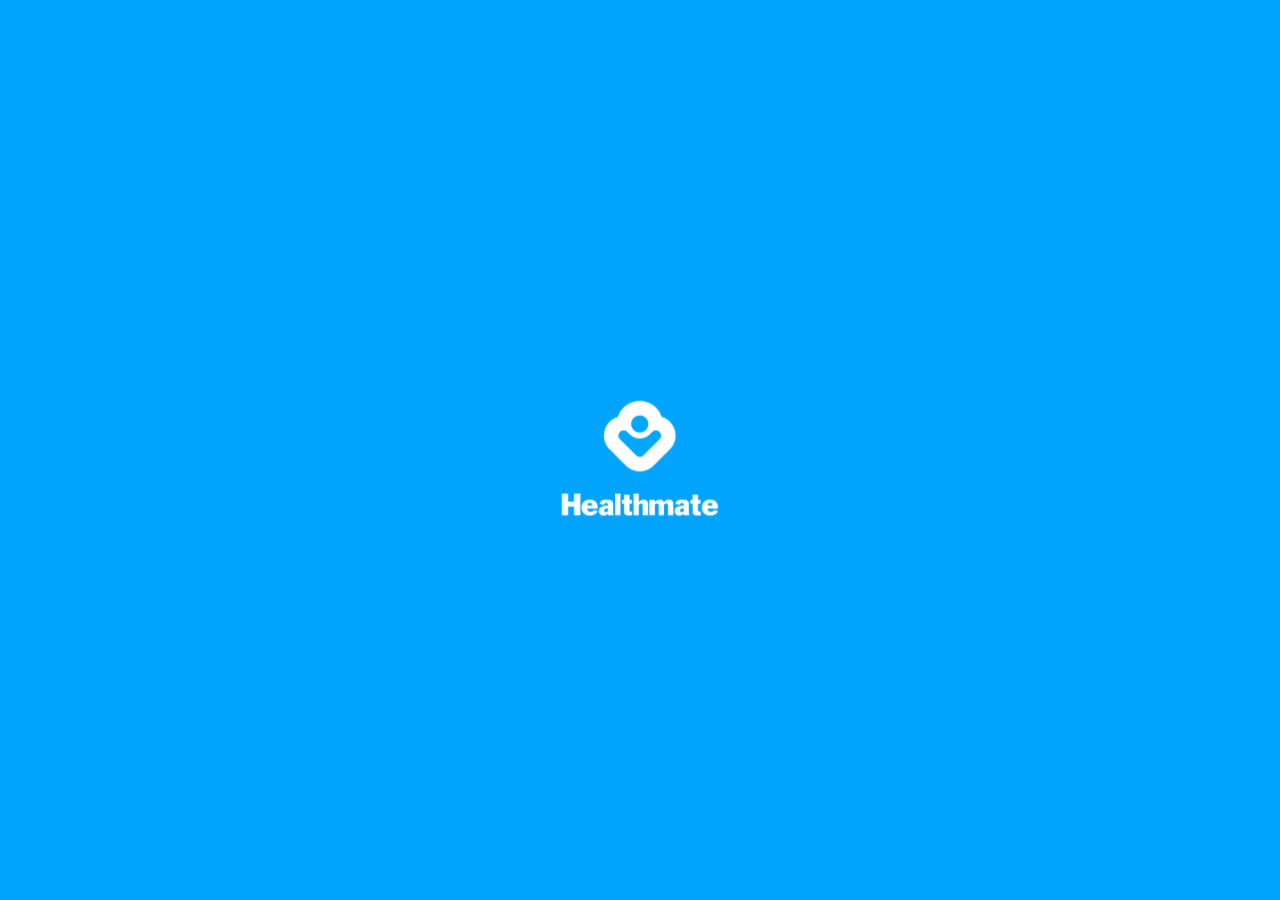
<file: templates/index.html>
<!DOCTYPE html>
<html lang='en'>
<head>
    <meta charset='UTF-8'>
    <meta name='viewport' content='width=device-width, initial-scale=1.0'>
    <link rel="stylesheet" href="../static/style.css" />
    <title>HealthMate</title>
    <script>
        document.addEventListener('DOMContentLoaded', function() {
            document.body.style.opacity = 1;
        });

        setTimeout(function() {
            document.body.style.opacity = 0;
            setTimeout(function() {
                window.location='2';
            }, 300); // 페이드 아웃 시간과 일치
        }, 3000);
    </script>
</head>
<body style="background-color: #01A4FC;">
    <img src='../static/imgs/splash.svg' alt='Logo' class="responsive-svg">
</body>
</html>
</file>
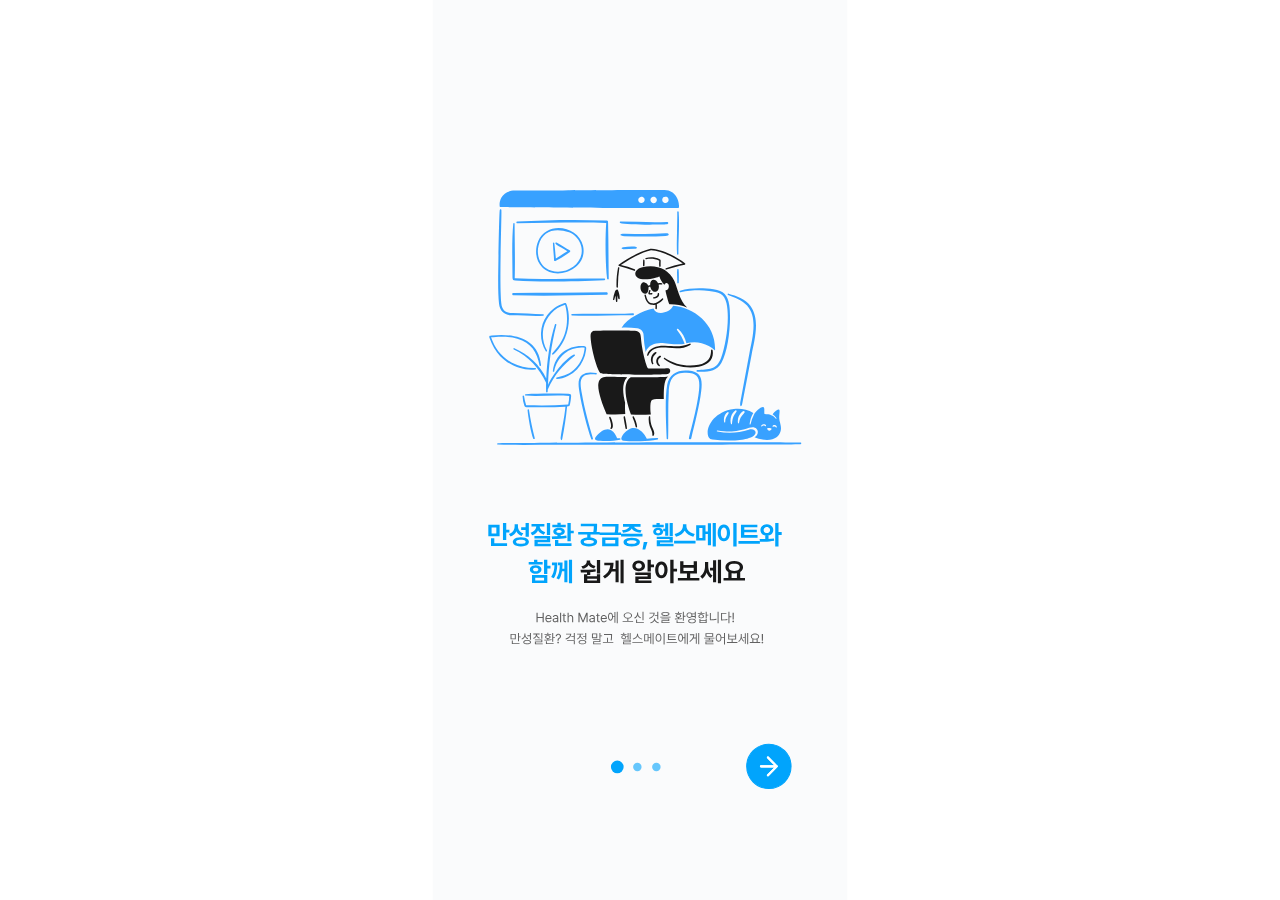
<file: templates/2.html>
<!DOCTYPE html>
<html lang='en'>
<head>
    <meta charset='UTF-8'>
    <meta name='viewport' content='width=device-width, initial-scale=1.0'>
    <link rel="stylesheet" href="../static/style.css" />
    <title>onboarding1</title>
    <script>
        setTimeout(function() {
            window.location='3';
        }, 7000);
    </script>
</head>
<body>
    <!-- <h1>Onboarding1</h1> 
    <img src='../static/imgs/Onboarding1.svg' alt='Onboarding1' class="responsive-svg">
    <a href="3.html"> <!-- 링크 추가 -->  
    <!--    <svg class="responsive-svg" xmlns="http://www.w3.org/2000/svg">  
            <rect x="292.5" y="704.5" width="42" height="42" rx="21" fill="#01A4FC"/>  
        </svg>  
    </a> -->
    <!-- SVG를 HTML에 직접 포함 -->
    <svg class="responsive-svg" xmlns="http://www.w3.org/2000/svg" viewBox="0 0 393 852">  
        <!-- SVG 이미지 -->  
        <image href="../static/imgs/Onboarding1.svg?v=1" width="393" height="852" />  
    
        <!-- 링크 추가 -->  
        <a href="3">
            <rect x="297.5" y="704.5" width="42" height="42" rx="21" fill="transparent"/>
            <path d="M317.647 733.913L325.957 725.5M325.957 725.5L317.647 717.087M325.957 725.5H311" stroke="white" stroke-width="2" stroke-linecap="round" stroke-linejoin="round"/>
        </a>
        <!-- <a href="3.html">
            <rect x="292.5" y="704.5" width="42" height="42" rx="21" fill="#01A4FC" stroke="#01A4FC"/>  
        </a>   -->  
    </svg>
</body>
</html>
</file>
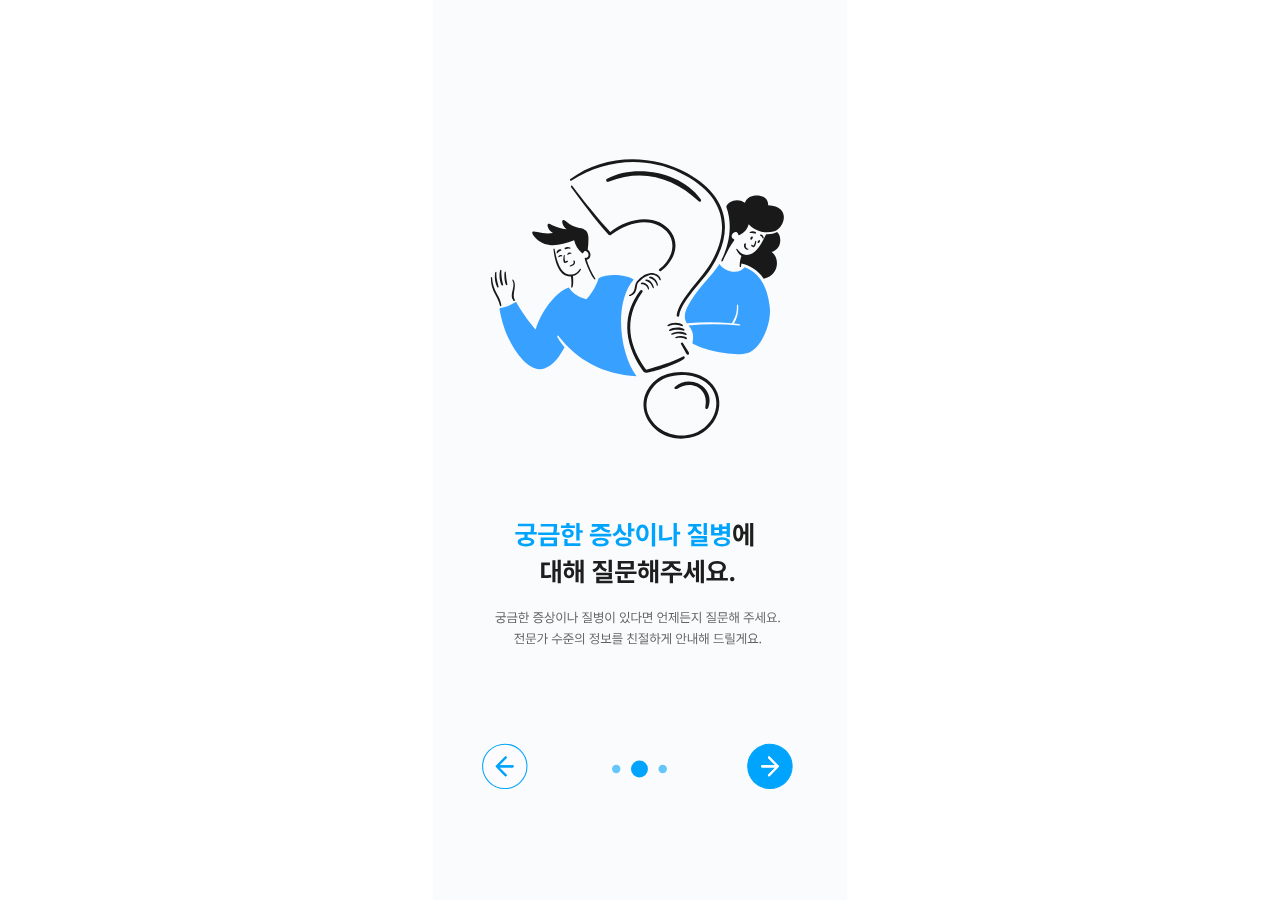
<file: templates/3.html>
<!DOCTYPE html>
<html lang='en'>
<head>
    <meta charset='UTF-8'>
    <meta name='viewport' content='width=device-width, initial-scale=1.0'>
    <link rel="stylesheet" href="../static/style.css" />
    <title>Onboarding2</title>
    <script>
        setTimeout(function() {
            window.location='4';
        }, 7000);
    </script>
</head>
<body>
    <svg class="responsive-svg" xmlns="http://www.w3.org/2000/svg" viewBox="0 0 393 852">  
        <!-- SVG 이미지 -->  
        <image href="../static/imgs/Onboarding2.svg?v=1" width="393" height="852" />  
    
        <!-- 링크 추가 -->  
        <a href="2">
            <rect x="41.5" y="704.5" width="42" height="42" rx="21" fill="transparent"/>
            <path d="M69.3092 717.087L61 725.5M61 725.5L69.3092 733.913M61 725.5H75.9565" stroke="#01A4FC" stroke-width="2" stroke-linecap="round" stroke-linejoin="round"/>
        </a>
        <a href="4">
            <rect x="298.5" y="704.5" width="42" height="42" rx="21" fill="transparent"/>
            <path d="M318.647 733.913L326.957 725.5M326.957 725.5L318.647 717.087M326.957 725.5H312" stroke="white" stroke-width="2" stroke-linecap="round" stroke-linejoin="round"/>
        </a>
    </svg>
</body>
</html>
</file>
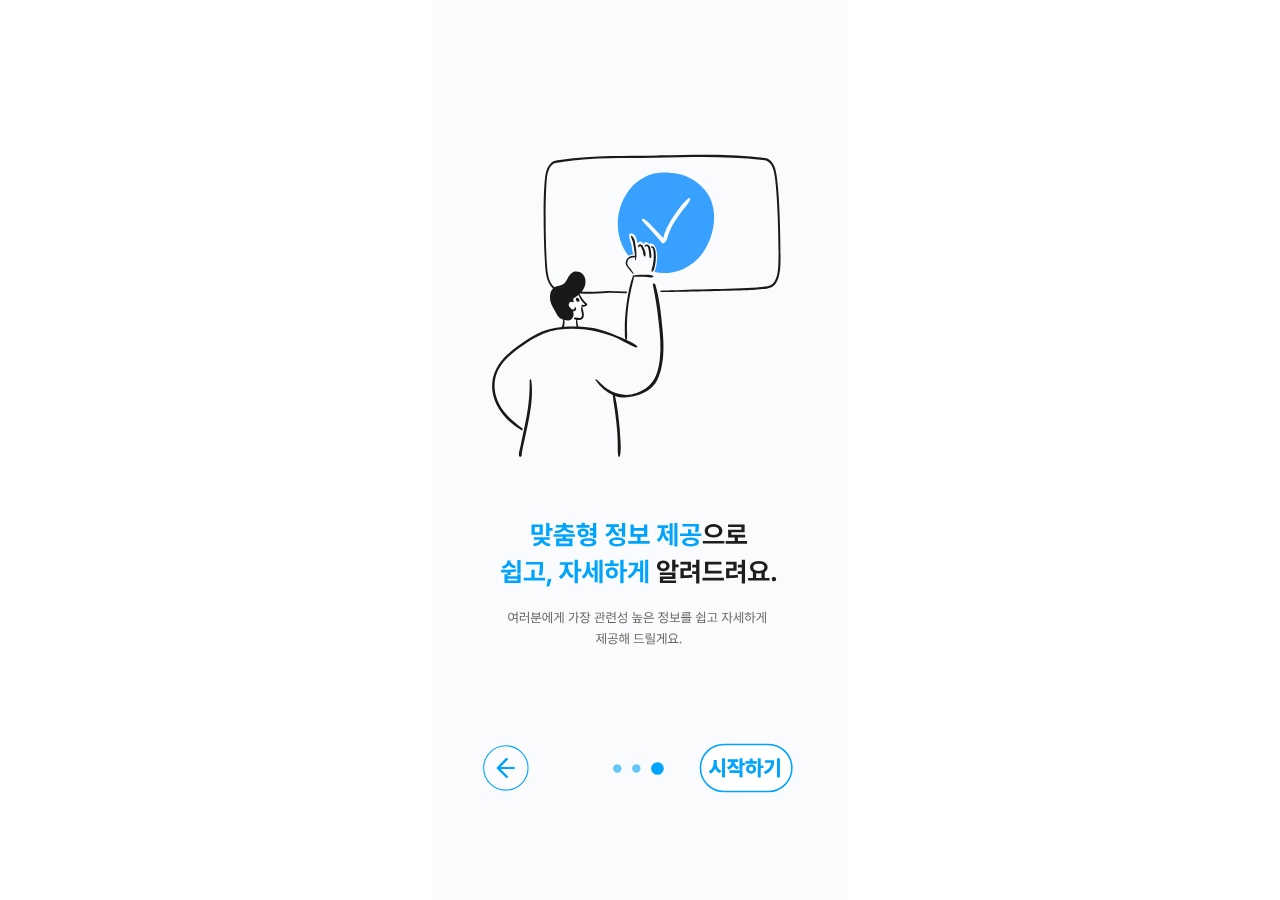
<file: templates/4.html>
<!DOCTYPE html>
<html lang='en'>
<head>
    <meta charset='UTF-8'>
    <meta name='viewport' content='width=device-width, initial-scale=1.0'>
    <link rel="stylesheet" href="../static/style.css" />
    <title>Onboarding2</title>
    <script>
        setTimeout(function() {
            window.location='home';
        }, 7000);
    </script>
</head>
<body>
    <svg class="responsive-svg" xmlns="http://www.w3.org/2000/svg" viewBox="0 0 393 852">  
        <!-- SVG 이미지 -->  
        <image href="../static/imgs/Onboarding3.svg?v=1" width="393" height="852"/>  
    
        <!-- 링크 추가 -->  
        <a href="3">
            <rect x="48.5" y="706" width="42" height="42" rx="21" fill="transparent"/>
            <path d="M70.3092 718.587L62 727M62 727L70.3092 735.413M62 727H76.9565" stroke="#01A4FC" stroke-width="2" stroke-linecap="round" stroke-linejoin="round"/>
        </a>
        <a href="home">
            <rect x="253.75" y="704.75" width="86.5" height="44.5" rx="22.25" fill="transparent" class="button-bg"/>
            <path d="M268.402 722.037C268.402 723.6 268.21 725.055 267.826 726.402C267.449 727.75 266.872 728.938 266.098 729.967C265.329 730.989 264.376 731.764 263.236 732.291L261.723 730.211C262.725 729.788 263.575 729.16 264.271 728.326C264.968 727.486 265.486 726.529 265.824 725.455C266.169 724.374 266.345 723.235 266.352 722.037V719.381H268.402V722.037ZM268.881 722.037C268.874 723.17 269.04 724.251 269.379 725.279C269.717 726.301 270.222 727.216 270.893 728.023C271.57 728.831 272.396 729.439 273.373 729.85L271.908 731.852C270.795 731.344 269.857 730.602 269.096 729.625C268.34 728.642 267.771 727.506 267.387 726.217C267.009 724.921 266.824 723.528 266.83 722.037V719.381H268.881V722.037ZM276.84 735.846H274.311V718.004H276.84V735.846ZM285.326 720.992C285.32 722.132 285.131 723.196 284.76 724.186C284.389 725.169 283.826 726.031 283.07 726.773C282.315 727.509 281.391 728.059 280.297 728.424L278.988 726.5C279.939 726.188 280.733 725.745 281.371 725.172C282.016 724.599 282.494 723.954 282.807 723.238C283.119 722.516 283.279 721.767 283.285 720.992V719.84H285.326V720.992ZM285.805 721.012C285.805 721.741 285.951 722.441 286.244 723.111C286.544 723.782 286.999 724.391 287.611 724.938C288.23 725.478 289.005 725.898 289.936 726.197L288.686 728.121C287.605 727.77 286.697 727.239 285.961 726.529C285.232 725.813 284.685 724.986 284.32 724.049C283.956 723.105 283.773 722.092 283.773 721.012V719.84H285.805V721.012ZM289.35 721.051H279.662V719.059H289.35V721.051ZM293.344 728.746H290.854V718.004H293.344V728.746ZM295.746 724.4H292.641V722.33H295.746V724.4ZM293.344 735.797H290.854V731.49H281.381V729.508H293.344V735.797ZM310.551 735.797H308.09V718.004H310.551V735.797ZM313.188 727.027H310.004V724.986H313.188V727.027ZM306.879 722.672H296.439V720.67H306.879V722.672ZM301.703 723.658C302.556 723.658 303.327 723.84 304.018 724.205C304.714 724.563 305.258 725.064 305.648 725.709C306.046 726.354 306.247 727.083 306.254 727.896C306.247 728.717 306.046 729.449 305.648 730.094C305.258 730.732 304.714 731.233 304.018 731.598C303.327 731.956 302.556 732.135 301.703 732.135C300.837 732.135 300.059 731.956 299.369 731.598C298.679 731.233 298.139 730.732 297.748 730.094C297.357 729.449 297.162 728.717 297.162 727.896C297.162 727.083 297.357 726.354 297.748 725.709C298.139 725.064 298.679 724.563 299.369 724.205C300.059 723.84 300.837 723.658 301.703 723.658ZM301.703 725.689C301.286 725.696 300.915 725.787 300.59 725.963C300.264 726.139 300.007 726.396 299.818 726.734C299.636 727.066 299.545 727.454 299.545 727.896C299.545 728.352 299.636 728.746 299.818 729.078C300.007 729.404 300.264 729.654 300.59 729.83C300.915 730.006 301.286 730.097 301.703 730.104C302.12 730.097 302.491 730.006 302.816 729.83C303.148 729.654 303.402 729.404 303.578 729.078C303.76 728.746 303.852 728.352 303.852 727.896C303.852 727.454 303.76 727.066 303.578 726.734C303.402 726.396 303.148 726.139 302.816 725.963C302.491 725.787 302.12 725.696 301.703 725.689ZM302.943 721.432H300.463V718.287H302.943V721.432ZM328.754 735.797H326.225V718.004H328.754V735.797ZM323.432 719.879C323.425 721.786 323.168 723.518 322.66 725.074C322.152 726.624 321.29 728.049 320.072 729.352C318.855 730.654 317.224 731.786 315.18 732.75L313.871 730.758C315.577 729.951 316.947 729.042 317.982 728.033C319.024 727.024 319.779 725.891 320.248 724.635C320.717 723.378 320.951 721.939 320.951 720.318V719.879H323.432ZM322.094 721.842H314.818V719.879H322.094V721.842Z" fill="#01A4FC" class="hover-rect"/>
        </a>
    </svg>
</body>
</html>
</file>
<file: static/style.css>
body, html {
    margin: 0;
    padding: 0;
    height: 100%;
    overflow: hidden; /* 전체 스크롤바 제거 */
    display: flex;
    flex-direction: column;
}

.slideshow-container {
    max-width: 1000px;
    position: relative;
    margin: auto;
}

.mySlides {
    display: auto;
    width: 100%;
    height: 600px;
}

.mySlides img {
    width: 100%;
    height: 100%;
}

.prev,
.next {
    cursor: pointer;
    position: absolute;
    top: 50%;
    width: auto;
    margin-top: -22px;
    padding: 16px;
    color: white;
    font-weight: bold;
    font-size: 18px;
    transition: 0.6s ease;
    border-radius: 0 3px 3px 0;
    user-select: none;
}

.next {
    right: 0;
    border-radius: 3px 0 0 3px;
}

.prev:hover,
.next:hover {
    background-color: rgba(0, 0, 0, 0.8);
}

.responsive-svg {
  width: 100vw; /* 브라우저 너비에 맞춤 */
  height: 100vh; /* 브라우저 높이에 맞춤 */
  object-fit: contain; /* 비율을 유지하면서 크기 조정 */
}

 /* .responsive-svg {
    width: 100%;
    height: auto;
    display: block; /* 이미지 아래에 다른 요소가 오도록 설정 */
   /* margin-bottom: 20px; /* 이미지 아래에 여백 추가 */
 /* }  */

header {
    background-color: #ffffff;
    padding: 10px;
    text-align: center;
    position: fixed;
    top: 10px; /* 변경된 부분: 50px 아래로 이동 */
    width: 100%;
    z-index: 1000;
}
footer {
    background-color: #ffffff;
    padding: 10px;
    position: fixed;
    bottom: 50px; /* 변경된 부분: 50px 위로 이동 */
    width: 100%;
    display: flex;
    justify-content: center;
}

.input-container {
display: flex;
align-items: center;
border: 2px solid #35abeb;
border-radius: 60px;
background-color: #f0f0f0;
width: 75%; /* 브라우저의 75% 너비 */
margin: 0 auto; /* 가운데 정렬 */
padding: 5px; /* 컨테이너에 패딩 추가 */
}

.input-container input {
    border: none;
    outline: none;
    background-color: transparent;
    width: 100%; /* 컨테이너 내에서 전체 너비 사용 */
    padding-left: 30px; /* 좌측 패딩 */
    padding-right: 30px; /* 우측 패딩 */
}
.input-container img {
    width: 20px;
    height: 25px;
    margin-left: 15px;
}

#chat-input {
    border: none; /* 테두리 제거 */
    outline: none; /* 포커스 시 외곽선 제거 */
    background-color: transparent;
    width: 100%;
    padding-left: 10px;
    padding-right: 10px;
    box-shadow: none; /* 테두리 그림자 제거 */
}

#send-button {
    width: 30px; /* 이미지 너비 */
    height: 30px; /* 이미지 높이 */
    cursor: pointer; /* 커서 모양 변경 */
    border: none; /* 테두리 제거 */
    background: none; /* 배경 제거 */
    padding: 0; /* 패딩 제거 */
    outline: none; /* 포커스 시 외곽선 제거 */
    margin-right: 15px;
}

.main-container {
    flex: 1;
    width: 100%;
    max-width: 100%;
    margin: 0 auto;
    padding: 20px;
    background-color: #f0f0f0; /* 배경색 추가 */
    border: 1px solid #ccc; /* 테두리 추가 */
}
.content-wrapper {
    width: 100%;
    max-width: 1200px;
    margin: 0 auto;
}
#chat-window {
    width: 100%;
    max-width: 1200px;
    height: 100%; /* 높이를 100%로 설정 */
    margin: 0 auto;
}

body {
    display: flex;
    flex-direction: column;
    height: 100vh; /* 전체 화면 높이 */
    margin: 0; /* 기본 여백 제거 */
  }

.hover-rect {
    transition: fill 0.3s ease;
}
a:hover .hover-rect {
    fill: white; /* 마우스 호버 시 색상 변경 */
}
.button-bg {
    transition: fill 0.3s ease;
}
a:hover .button-bg {
    fill: #01A4FC; /* 마우스 오버 시 색상 변경 */
}

.clickable {
    cursor: pointer;
}
.question-button {
    cursor: pointer;
}
</file>
